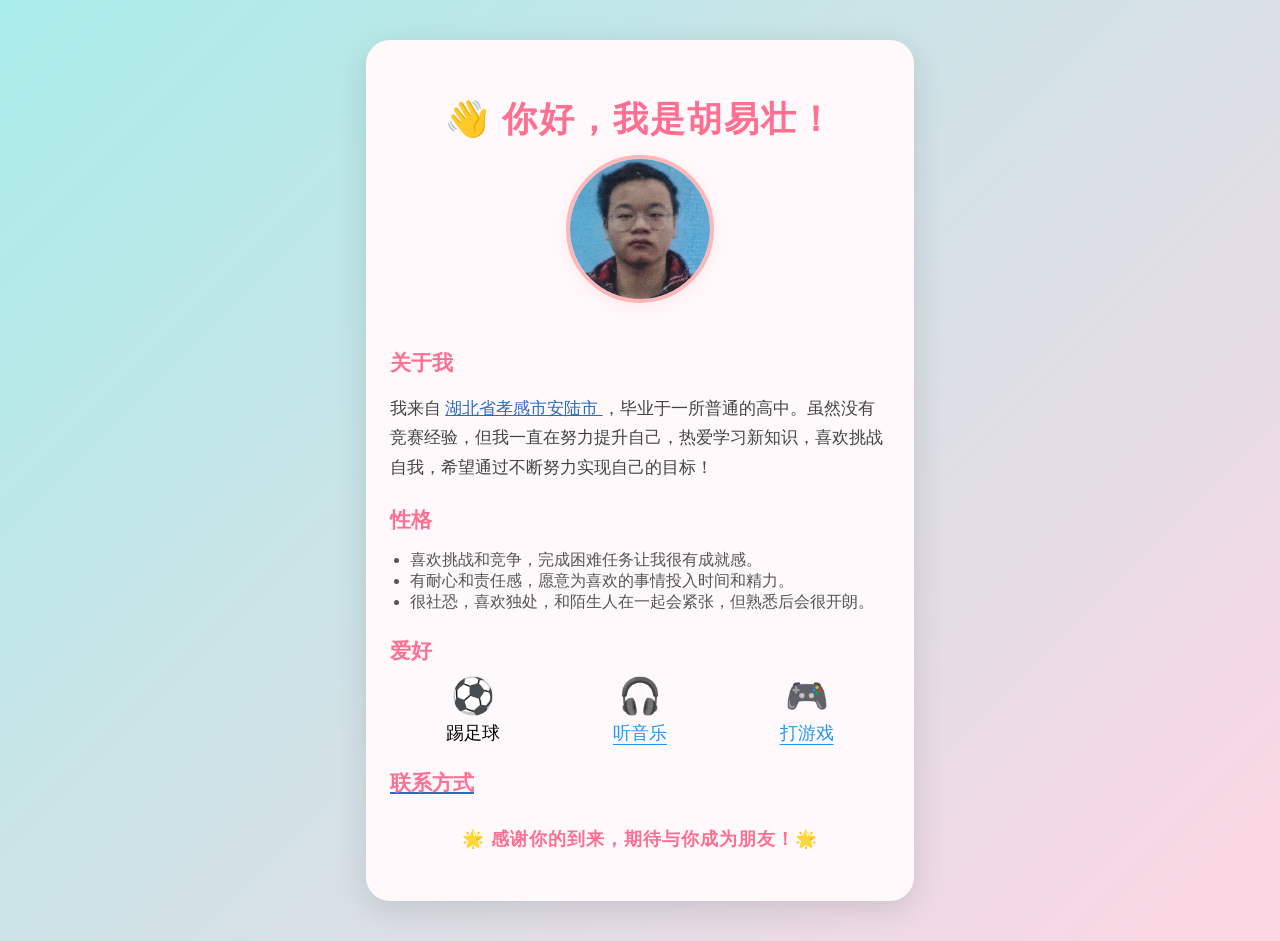
<file: web/index.html>
<!DOCTYPE html>
<html lang="zh-cn">

<head>
    <meta charset="UTF-8">
    <title>胡易壮的自我介绍</title>
    <link rel="stylesheet" href="index.css">
</head>

<body>
    <div class="container">
        <header>
            <h1>👋 你好，我是胡易壮！</h1>
            <img src="../image/image.jpg" alt="胡易壮的照片" class="profile-pic">
        </header>
        <section class="about">
            <h2>关于我</h2>
            <p>
                我来自
                <a href="anlu.html" target="_blank" style="color:#2a6bbf;text-decoration:underline;">
                    湖北省孝感市安陆市
                </a>
                ，毕业于一所普通的高中。虽然没有竞赛经验，但我一直在努力提升自己，热爱学习新知识，喜欢挑战自我，希望通过不断努力实现自己的目标！
            </p>
        </section>
        <section class="personality">
            <h2>性格</h2>
            <ul>
                <li>喜欢挑战和竞争，完成困难任务让我很有成就感。</li>
                <li>有耐心和责任感，愿意为喜欢的事情投入时间和精力。</li>
                <li>很社恐，喜欢独处，和陌生人在一起会紧张，但熟悉后会很开朗。</li>
            </ul>
        </section>
        <section class="hobbies">
            <h2>爱好</h2>
            <div class="hobby-list">
                <div class="hobby-item">
                    <span class="emoji">⚽</span>
                    <span>踢足球</span>
                </div>
                <div class="hobby-item">
                    <span class="emoji">🎧</span>
                    <a href="music.html" target="_blank" class="game-link-blue">
                        听音乐
                    </a>
                </div>
                <div class="hobby-item">
                    <span class="emoji">🎮</span>
                    <a href="games.html" target="_blank" class="game-link-blue">
                        打游戏
                    </a>
                </div>
            </div>
        </section>
        <section class="fun-facts">
            <a href="contact.html" target="_blank" style="color:#2a6bbf;text-decoration:underline;">
                <h2>联系方式</h2>
            </a>
        </section>
        <footer>
            <p>🌟 感谢你的到来，期待与你成为朋友！🌟</p>
        </footer>
    </div>
</body>

</html>
</file>
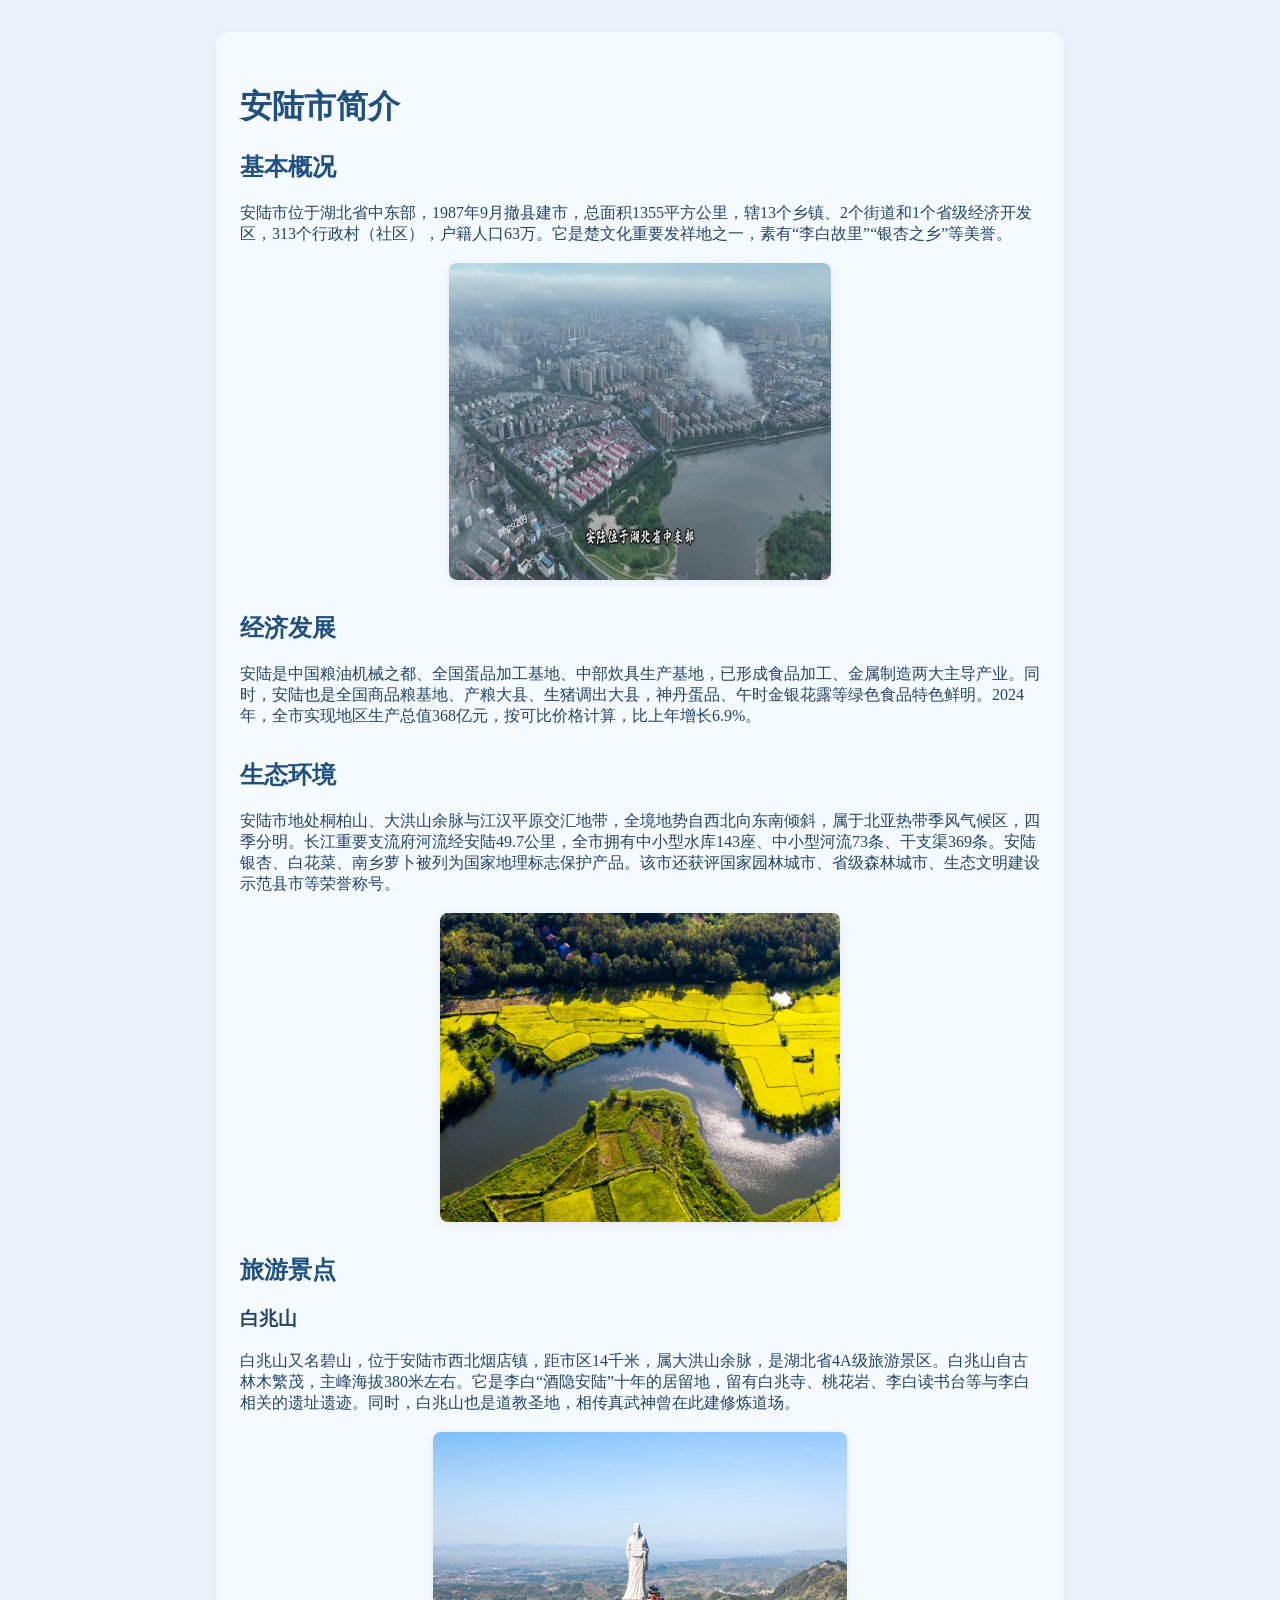
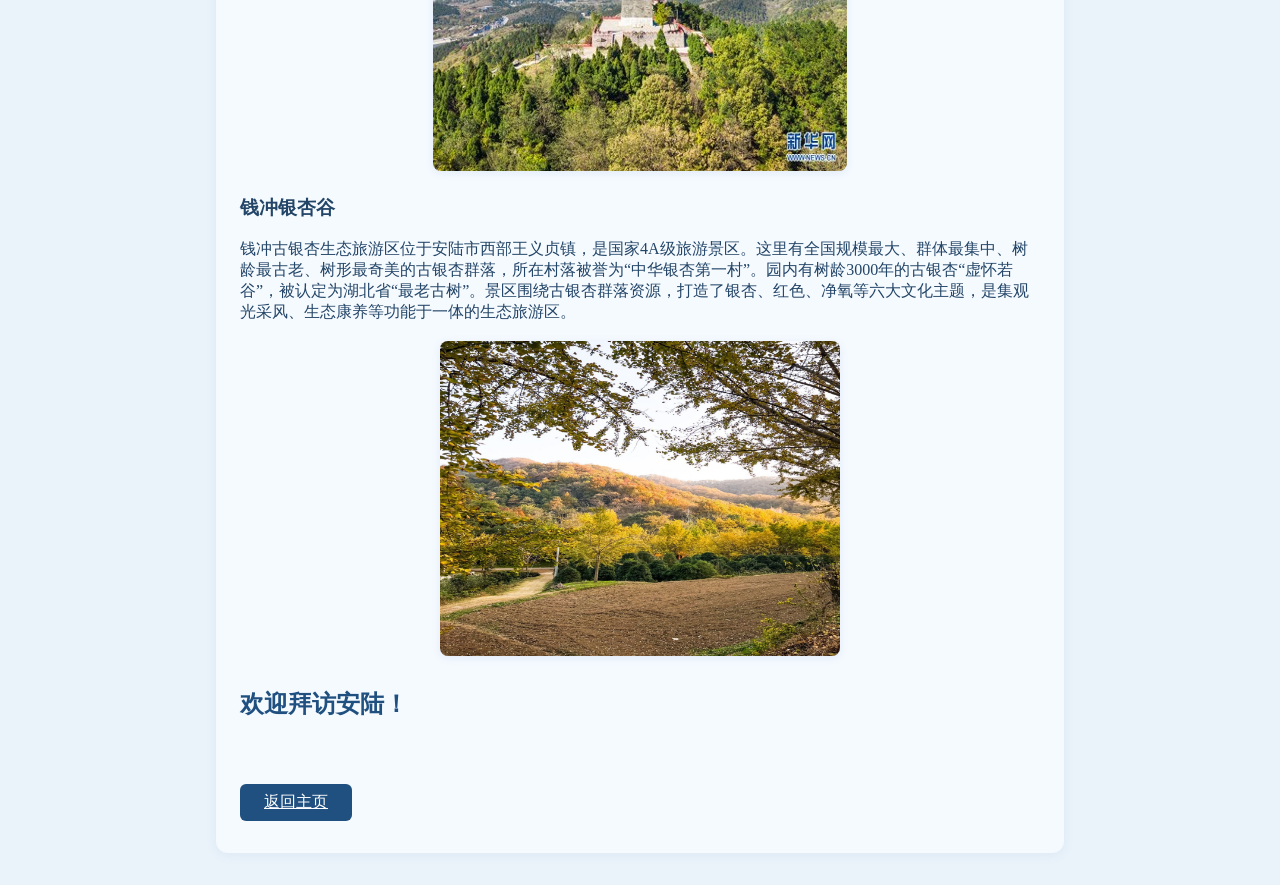
<file: anlu.html>
<!DOCTYPE html>
<html lang="zh-cn">

<head>
    <meta charset="UTF-8">
    <title>安陆市介绍</title>
    <link rel="stylesheet" href="anlu.css">
</head>

<body>
    <div class="container">
        <h1>安陆市简介</h1>
        <section>
            <h2>基本概况</h2>
            <p>
                安陆市位于湖北省中东部，1987年9月撤县建市，总面积1355平方公里，辖13个乡镇、2个街道和1个省级经济开发区，313个行政村（社区），户籍人口63万。它是楚文化重要发祥地之一，素有“李白故里”“银杏之乡”等美誉。
            </p>
            <img src="../image/photo.jpg" alt="安陆市风光">
        </section>
        <section>
            <h2>经济发展</h2>
            <p>
                安陆是中国粮油机械之都、全国蛋品加工基地、中部炊具生产基地，已形成食品加工、金属制造两大主导产业。同时，安陆也是全国商品粮基地、产粮大县、生猪调出大县，神丹蛋品、午时金银花露等绿色食品特色鲜明。2024年，全市实现地区生产总值368亿元，按可比价格计算，比上年增长6.9%。
            </p>
        </section>
        <section>
            <h2>生态环境</h2>
            <p>
                安陆市地处桐柏山、大洪山余脉与江汉平原交汇地带，全境地势自西北向东南倾斜，属于北亚热带季风气候区，四季分明。长江重要支流府河流经安陆49.7公里，全市拥有中小型水库143座、中小型河流73条、干支渠369条。安陆银杏、白花菜、南乡萝卜被列为国家地理标志保护产品。该市还获评国家园林城市、省级森林城市、生态文明建设示范县市等荣誉称号。
            </p>
            <img src="../image/photo1.png" alt="安陆生态环境" style="max-width:400px;">
        </section>
        <section>
            <h2>旅游景点</h2>
            <h3>白兆山</h3>
            <p>
                白兆山又名碧山，位于安陆市西北烟店镇，距市区14千米，属大洪山余脉，是湖北省4A级旅游景区。白兆山自古林木繁茂，主峰海拔380米左右。它是李白“酒隐安陆”十年的居留地，留有白兆寺、桃花岩、李白读书台等与李白相关的遗址遗迹。同时，白兆山也是道教圣地，相传真武神曾在此建修炼道场。
            </p>
            <img src="../image/photo2.jpg" alt="白兆山风光">
            <h3>钱冲银杏谷</h3>
            <p>
                钱冲古银杏生态旅游区位于安陆市西部王义贞镇，是国家4A级旅游景区。这里有全国规模最大、群体最集中、树龄最古老、树形最奇美的古银杏群落，所在村落被誉为“中华银杏第一村”。园内有树龄3000年的古银杏“虚怀若谷”，被认定为湖北省“最老古树”。景区围绕古银杏群落资源，打造了银杏、红色、净氧等六大文化主题，是集观光采风、生态康养等功能于一体的生态旅游区。
            </p>
            <img src="../image/photo3.jpg" alt="钱冲银杏谷风光" style="max-width:400px;">
        </section>
        <section>
            <h2>欢迎拜访安陆！</h2>
        </section>
        <a href="index.html" class="back-btn">返回主页</a>
    </div>
</body>

</html>
</file>
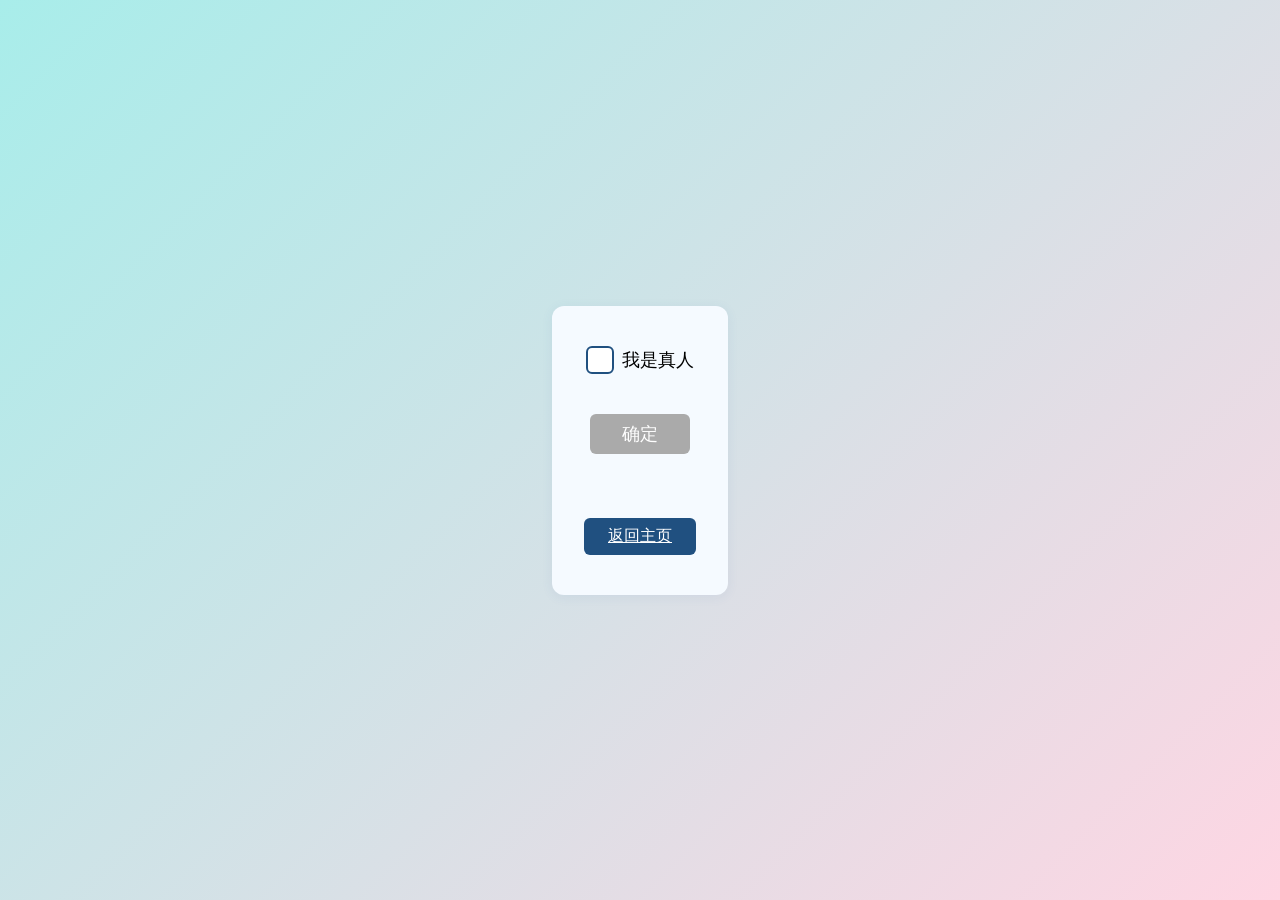
<file: contact.html>
<!DOCTYPE html>
<html lang="zh-cn">

<head>
    <meta charset="UTF-8">
    <title>联系方式</title>
    <link rel="stylesheet" href="contact.css">
</head>

<body>
    <div class="container" id="main-container">
        <div class="verify-box" id="verify-box">
            <label class="checkbox-label">
                <input type="checkbox" id="human-check" />
                <span class="custom-checkbox"></span>
                <span style="margin-left:8px;"></span>我是真人</span>
            </label>
            <button id="submit-btn" class="submit-btn" disabled>确定</button>
            <div style="margin-top: 32px;">
                <a href="index.html" class="back-btn">返回主页</a>
            </div>
        </div>
    </div>
    <script src="contact.js"></script>
</body>

</html>
</file>
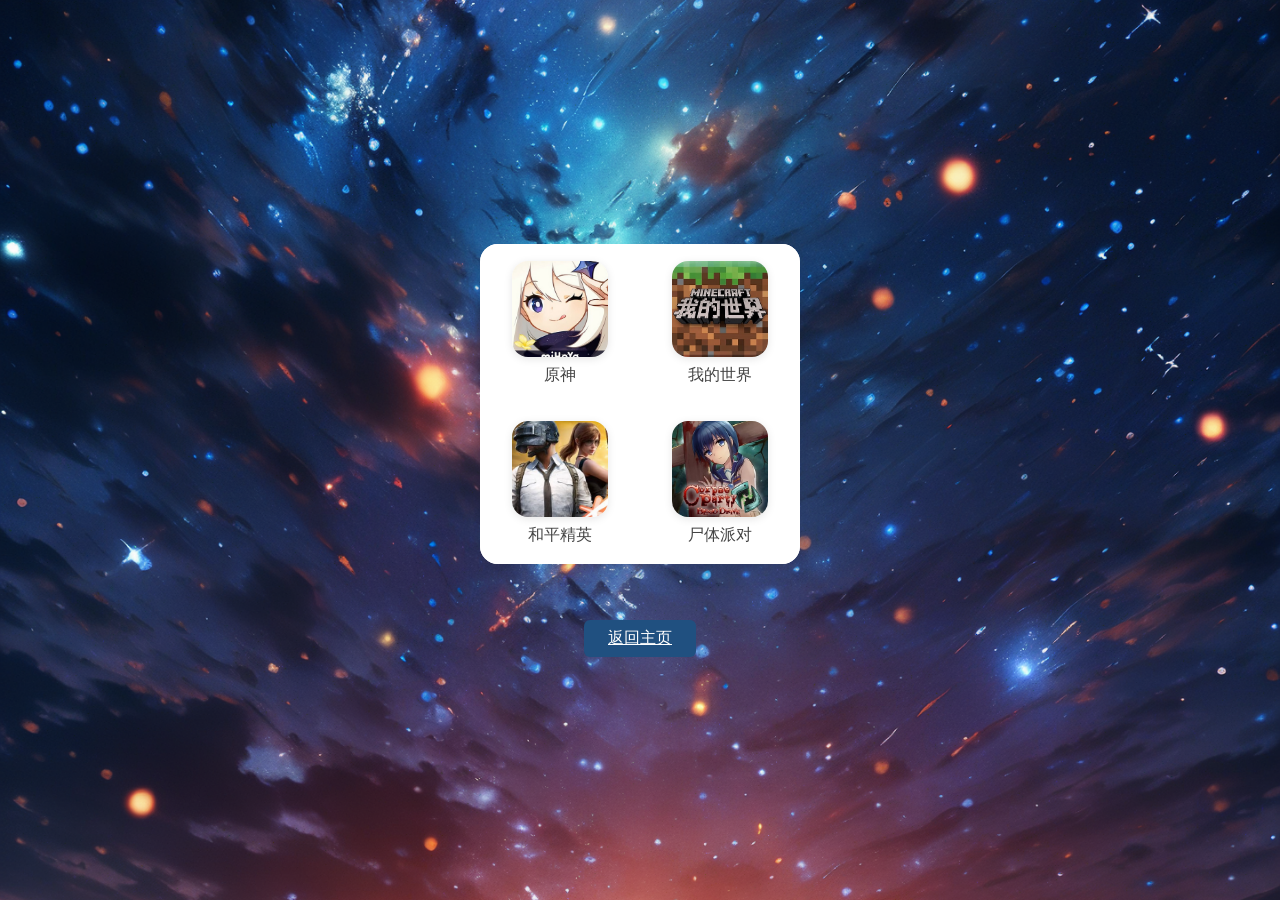
<file: games.html>
<!DOCTYPE html>
<html lang="zh-cn">

<head>
    <meta charset="UTF-8">
    <title>我玩的游戏</title>
    <link rel="stylesheet" href="games.css">
</head>

<body style="background: url('../image/image2.png') no-repeat center center fixed; background-size: cover;">
    <div class="game-grid">
        <div class="game-cell">
            <a class="game-link" href="https://ys.mihoyo.com/" target="_blank">
                <img class="game-icon" src="../image/game.jpg" alt="原神">
                <div class="game-label">原神</div>
            </a>
        </div>
        <div class="game-cell">
            <a class="game-link" href="https://www.minecraft.net/zh-hans" target="_blank">
                <img class="game-icon" src="../image/game(1).jpg" alt="我的世界">
                <div class="game-label">我的世界</div>
            </a>
        </div>
        <div class="game-cell">
            <a class="game-link" href="https://gp.qq.com/" target="_blank">
                <img class="game-icon" src="../image/game(2).jpg" alt="和平精英">
                <div class="game-label">和平精英</div>
            </a>
        </div>
        <div class="game-cell">
            <a class="game-link" href="https://zh.moegirl.org.cn/%E5%B0%B8%E4%BD%93%E6%B4%BE%E5%AF%B9%E7%B3%BB%E5%88%97"
                target="_blank">
                <img class="game-icon" src="../image/game(3).jpg" alt="尸体派对">
                <div class="game-label">尸体派对</div>
            </a>
        </div>
    </div>
    <div style="text-align:center; margin-top:24px;">
        <a href="index.html" class="back-btn">返回主页</a>
    </div>
</body>

</html>
</file>
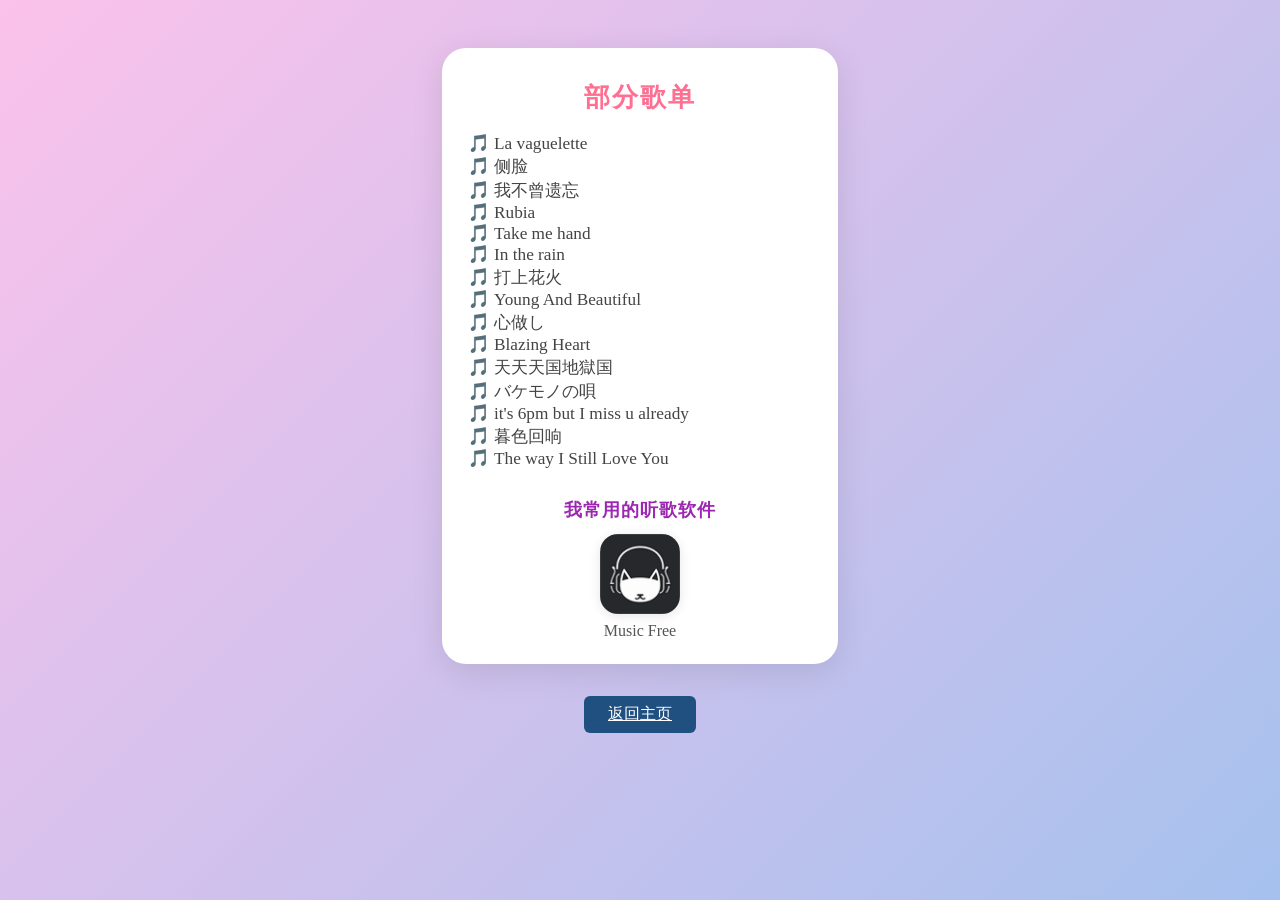
<file: music.html>
<!DOCTYPE html>
<html lang="zh-cn">

<head>
    <meta charset="UTF-8">
    <title>我的歌单与听歌软件</title>
    <link rel="stylesheet" href="music.css">
</head>

<body>
    <div class="music-container">
        <div class="music-title">部分歌单</div>
        <ul class="music-list">
            <li>La vaguelette</li>
            <li>侧脸</li>
            <li>我不曾遗忘</li>
            <li>Rubia</li>
            <li>Take me hand</li>
            <li>In the rain</li>
            <li>打上花火</li>
            <li>Young And Beautiful</li>
            <li>心做し</li>
            <li>Blazing Heart</li>
            <li>天天天国地獄国</li>
            <li>バケモノの唄</li>
            <li>it's 6pm but I miss u already</li>
            <li>暮色回响</li>
            <li>The way I Still Love You</li>
        </ul>
        <div class="soft-title">我常用的听歌软件</div>
        <div class="music-app">
            <img src="../image/image1.jpg" alt="Music Free" class="music-icon">
            <div class="music-app-label">Music Free</div>
        </div>
    </div>
    <a href="index.html" class="back-btn">返回主页</a>
</body>

</html>
</file>
<file: web/index.css>
body {
    background: linear-gradient(135deg, #a8edea 0%, #fed6e3 100%);
    margin: 0;
    padding: 0;
}

.container {
    max-width: 500px;
    margin: 40px auto;
    background: #fff9fb;
    border-radius: 24px;
    box-shadow: 0 8px 32px rgba(0, 0, 0, 0.12);
    padding: 32px 24px;
    text-align: center;
}

header h1 {
    font-size: 2.2em;
    margin-bottom: 12px;
    color: #ff6f91;
    letter-spacing: 2px;
}

.profile-pic {
    width: 140px;
    height: 140px;
    object-fit: cover;
    border-radius: 50%;
    border: 4px solid #ffb6b9;
    margin-bottom: 18px;
    box-shadow: 0 4px 16px rgba(255, 182, 185, 0.2);
}

section {
    margin: 24px 0;
    text-align: left;
}

h2 {
    color: #ff6f91;
    font-size: 1.3em;
    margin-bottom: 10px;
}

.about p {
    font-size: 1.08em;
    color: #444;
    line-height: 1.7;
}

.personality ul,
.fun-facts ul {
    padding-left: 20px;
    color: #555;
    font-size: 1em;
}

.hobbies .hobby-list {
    display: flex;
    justify-content: space-around;
    margin-top: 10px;
}

.hobby-item {
    display: flex;
    flex-direction: column;
    align-items: center;
    font-size: 1.1em;
}

.hobby-item .emoji {
    font-size: 2em;
    margin-bottom: 4px;
}

footer {
    margin-top: 30px;
    color: #ff6f91;
    font-weight: bold;
    font-size: 1.1em;
    letter-spacing: 1px;
}

.game-link-blue {
    color: #2196f3;
    text-decoration: underline;
    text-underline-position: under;
    font-weight: 500;
}
</file>
<file: anlu.css>
body {
    background: #eaf3fa;
    color: #234567;
}

.container {
    max-width: 800px;
    margin: 32px auto;
    background: #f5faff;
    border-radius: 12px;
    box-shadow: 0 2px 12px rgba(60, 100, 180, 0.08);
    padding: 32px 24px;
}

h1,
h2 {
    color: #205080;
}

img {
    display: block;
    margin: 18px auto 24px auto;
    font-size: 16px;
    border-radius: 8px;
    max-width: 95%;
    box-shadow: 0 2px 8px rgba(60, 100, 180, 0.10);
}

.back-btn {
    display: inline-block;
    margin-top: 32px;
    padding: 8px 24px;
    background: #205080;
    color: #fff;
    border: none;
    border-radius: 6px;

    transition: background 0.2s;
}

.back-btn:hover {
    background: #2a6bbf;
}

section {
    margin-bottom: 32px;
}
</file>
<file: contact.css>
body {
    background: linear-gradient(135deg, #a8edea 0%, #fed6e3 100%);
    margin: 0;
    padding: 0;
}

.container {
    display: flex;
    justify-content: center;
    align-items: center;
    height: 100vh;
}

.verify-box {
    background: #f5faff;
    border-radius: 12px;
    box-shadow: 0 2px 12px rgba(60, 100, 180, 0.08);
    padding: 40px 32px;
    text-align: center;
}

h2 {
    color: #205080;
    margin-bottom: 32px;
}

.checkbox-label {
    display: flex;
    align-items: center;
    justify-content: center;
    margin-bottom: 32px;
    cursor: pointer;
    font-size: 18px;
}

input[type="checkbox"] {
    display: none;
}

.custom-checkbox {
    width: 24px;
    height: 24px;
    border: 2px solid #205080;
    border-radius: 6px;
    background: #fff;
    position: relative;
    display: inline-block;
}

input[type="checkbox"]:checked+.custom-checkbox {
    background: #eaf3fa;
    border-color: #e53935;
}

input[type="checkbox"]:checked+.custom-checkbox:after {
    content: '';
    position: absolute;
    left: 6px;
    top: 2px;
    width: 8px;
    height: 14px;
    border: solid #e53935;
    border-width: 0 4px 4px 0;
    transform: rotate(45deg);
}

.submit-btn {
    margin-top: 8px;
    padding: 8px 32px;
    background: #aaa;
    color: #fff;
    border: none;
    border-radius: 6px;
    font-size: 18px;
    cursor: not-allowed;
    transition: background 0.2s;
}

.submit-btn.active {
    background: #e53935;
    cursor: pointer;
}

.contact-info {
    background: #f5faff;
    border-radius: 12px;
    box-shadow: 0 2px 12px rgba(60, 100, 180, 0.08);
    padding: 48px 32px;
    text-align: center;
    margin: 0 auto;
}

.info-item {
    display: flex;
    align-items: center;
    justify-content: flex-start;
    margin-bottom: 32px;
    font-size: 20px;
    width: 260px;
    margin-left: auto;
    margin-right: auto;
}

.info-label {
    display: inline-block;
    width: 40px;
    margin-right: 16px;
    font-weight: bold;
    color: #205080;
    text-align: left;
}

.info-text {
    vertical-align: middle;
}

.back-btn {
    display: inline-block;
    margin-top: 32px;
    padding: 8px 24px;
    background: #205080;
    color: #fff;
    border: none;
    border-radius: 6px;
    font-size: 16px;
    transition: background 0.2s;
}

.back-btn:hover {
    background: #2a6bbf;
}
</file>
<file: games.css>
body {
    min-height: 100vh;
    margin: 0;
    padding: 0;
    display: flex;
    flex-direction: column;
    align-items: center;
    height: 100vh;
    justify-content: center;
    position: relative;
    overflow: hidden;
}

.game-grid {
    display: grid;
    grid-template-columns: 1fr 1fr;
    grid-template-rows: 1fr 1fr;
    gap: 0;
    width: 320px;
    height: 320px;
    box-shadow: 0 4px 24px rgba(0, 0, 0, 0.08);
    border-radius: 18px;
    overflow: hidden;
    background: #fff;
    z-index: 1;
}

.game-cell {
    display: flex;
    align-items: center;
    justify-content: center;
    background: #fff;
    width: 160px;
    height: 160px;
    transition: background 0.2s;
}

.game-cell:hover {
    background: #ffe0f7;
}

.game-icon {
    width: 96px;
    height: 96px;
    border-radius: 16px;
    box-shadow: 0 2px 8px rgba(0, 0, 0, 0.10);
    object-fit: cover;
}

.game-label {
    margin-top: 8px;
    font-size: 1em;
    color: #444;
    text-align: center;
}

.game-link {
    text-decoration: none;
    color: inherit;
    display: flex;
    flex-direction: column;
    align-items: center;
}

.back-btn {
    display: inline-block;
    margin-top: 32px;
    padding: 8px 24px;
    background: #205080;
    color: #fff;
    border: none;
    border-radius: 6px;
    font-size: 16px;
    transition: background 0.2s;
}

.back-btn:hover {
    background: #2a6bbf;
}
</file>
<file: music.css>
body {
    background: linear-gradient(135deg, #fbc2eb 0%, #a6c1ee 100%);
    margin: 0;
    min-height: 100vh;
    display: flex;
    flex-direction: column;
    align-items: center;
}

.music-container {
    background: #fff;
    border-radius: 24px;
    box-shadow: 0 8px 32px rgba(0, 0, 0, 0.10);
    padding: 32px 28px 24px 28px;
    margin-top: 48px;
    width: 340px;
    text-align: center;
}

.music-title {
    font-size: 1.6em;
    color: #ff6f91;
    margin-bottom: 18px;
    font-weight: bold;
    letter-spacing: 2px;
}

.music-list {
    list-style: "🎵 ";
    padding-left: 24px;
    margin-bottom: 28px;
    color: #444;
    font-size: 1.08em;
    text-align: left;
}

.soft-title {
    font-size: 1.15em;
    color: #9c27b0;
    margin-bottom: 12px;
    font-weight: bold;
    letter-spacing: 1px;
}

.music-app {
    display: flex;
    flex-direction: column;
    align-items: center;
    margin-top: 10px;
}

.music-icon {
    width: 80px;
    height: 80px;
    border-radius: 18px;
    box-shadow: 0 2px 12px rgba(0, 0, 0, 0.10);
    background: #fff;
    margin-bottom: 8px;
}

.music-app-label {
    font-size: 1em;
    color: #555;
}

.back-btn {
    display: inline-block;
    margin-top: 32px;
    padding: 8px 24px;
    background: #205080;
    color: #fff;
    border: none;
    border-radius: 6px;
    font-size: 16px;
    transition: background 0.2s;
}

.back-btn:hover {
    background: #2a6bbf;
}
</file>
